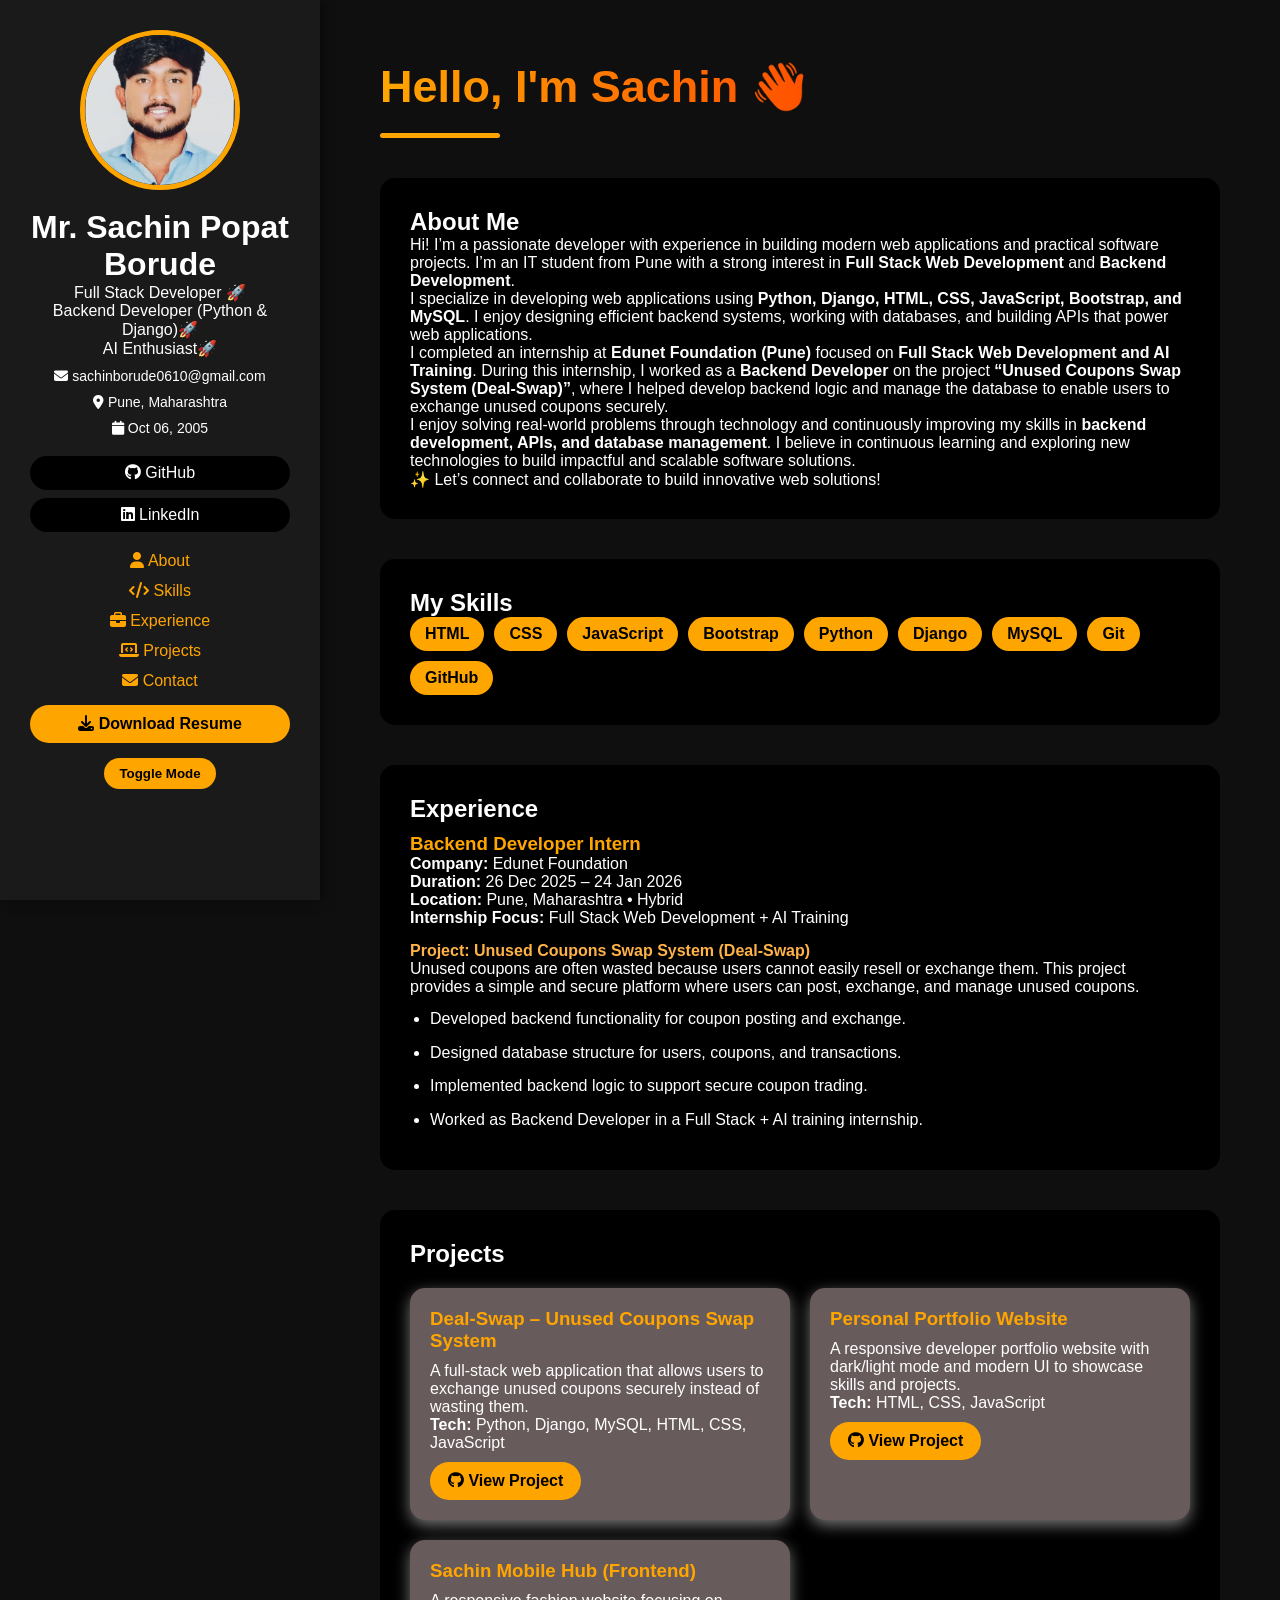
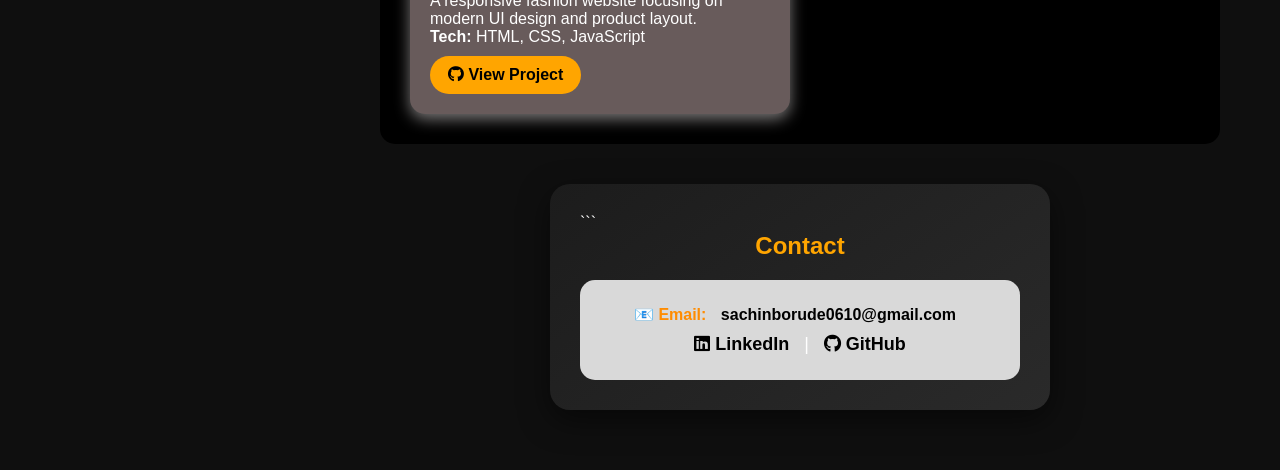
<file: index.html>
<!DOCTYPE html>

<html lang="en">

<head>
    <meta charset="UTF-8">
    <meta name="viewport" content="width=device-width, initial-scale=1.0">
    <title>Sachin Borude | Backend Developer</title>

    <link rel="stylesheet" href="style.css">

    <!-- FIXED FontAwesome Link -->

    <link rel="stylesheet" href="https://cdnjs.cloudflare.com/ajax/libs/font-awesome/6.4.0/css/all.min.css">

</head>

<body>

    <div class="container">


        <!-- SIDEBAR -->
        <div class="sidebar">

            <img src="profile_photo.jpg" class="profile-img" alt="Sachin Borude">

            <div class="text-center my-4">
                <h1 class="fw-bold mb-3 text-gradient sexy-heading">
                    Mr. Sachin Popat Borude
                </h1>
            </div>

            <div class="badge-container mb-4">
                <span class="scrolling-badge">
                    Full Stack Developer 🚀 <br>
                    Backend Developer (Python & Django)🚀<br> AI Enthusiast🚀
                </span>
            </div>

            <!-- INFO -->
            <div class="info">

                <p>
                    <i class="fa fa-envelope"></i>
                    <a href="mailto:sachinborude0610@gmail.com">
                        sachinborude0610@gmail.com
                    </a>
                </p>

                <p>
                    <i class="fa fa-map-marker-alt"></i>
                    <a href="https://www.google.com/maps/place/Pune" target="_blank">
                        Pune, Maharashtra
                    </a>
                </p>

                <p>
                    <i class="fa fa-calendar"></i> Oct 06, 2005
                </p>

            </div>

            <!-- SOCIAL LINKS -->
            <div class="social-links">

                <a href="https://github.com/Xyzsachin08" target="_blank">
                    <i class="fab fa-github"></i> GitHub
                </a>

                <a href="https://www.linkedin.com/in/sachin-borude-4b4a9430b" target="_blank" class="social-btn">
                    <i class="fab fa-linkedin"></i> LinkedIn
                </a>

            </div>

            <!-- NAVIGATION -->
            <nav>

                <a href="#about">
                    <i class="fa fa-user"></i> About
                </a>

                <a href="#skills">
                    <i class="fa fa-code"></i> Skills
                </a>

                <!-- NEW EXPERIENCE MENU -->
                <a href="#experience">
                    <i class="fa fa-briefcase"></i> Experience
                </a>

                <a href="#projects">
                    <i class="fa fa-laptop-code"></i> Projects
                </a>

                <a href="#contact">
                    <i class="fa fa-envelope"></i> Contact
                </a>

            </nav>

            <!-- RESUME BUTTON -->
            <a href="SACHIN_BORUDE(FS).pdf" download class="resume-btn">
                <i class="fa fa-download"></i> Download Resume
            </a>

            <button class="toggle-btn" onclick="toggleMode()">
                Toggle Mode
            </button>

        </div>


        <!-- CONTENT -->
        <div class="content">

            <h1 class="main-title">Hello, I'm Sachin 👋</h1>
            <div class="title-bar"></div>


            <!-- ABOUT -->
            <!-- ABOUT -->
            <div id="about" class="card">

                <h2>About Me</h2>

                <p>
                    Hi! I’m a passionate developer with experience in building modern web applications and practical
                    software projects. I’m an IT student from Pune with a strong interest in <b>Full Stack Web
                        Development</b> and <b>Backend Development</b>.
                </p>

                <p>
                    I specialize in developing web applications using <b>Python, Django, HTML, CSS, JavaScript,
                        Bootstrap, and MySQL</b>. I enjoy designing efficient backend systems, working with databases,
                    and building APIs that power web applications.
                </p>

                <p>
                    I completed an internship at <b>Edunet Foundation (Pune)</b> focused on <b>Full Stack Web
                        Development and AI Training</b>. During this internship, I worked as a <b>Backend Developer</b>
                    on the project <b>“Unused Coupons Swap System (Deal-Swap)”</b>, where I helped develop backend logic
                    and manage the database to enable users to exchange unused coupons securely.
                </p>

                <p>
                    I enjoy solving real-world problems through technology and continuously improving my skills in
                    <b>backend development, APIs, and database management</b>. I believe in continuous learning and
                    exploring new technologies to build impactful and scalable software solutions.
                </p>

                <p>
                    ✨ Let’s connect and collaborate to build innovative web solutions!
                </p>

            </div>


            <!-- SKILLS -->
            <div id="skills" class="card">

                <h2>My Skills</h2>

                <div class="skills-grid">

                    <span>HTML</span>
                    <span>CSS</span>
                    <span>JavaScript</span>
                    <span>Bootstrap</span>
                    <span>Python</span>
                    <span>Django</span>
                    <span>MySQL</span>
                    <span>Git</span>
                    <span>GitHub</span>

                </div>

            </div>


            <!-- EXPERIENCE -->
            <div id="experience" class="card">

                <h2>Experience</h2>

                <h3>Backend Developer Intern</h3>

                <p><strong>Company:</strong> Edunet Foundation</p>
                <p><strong>Duration:</strong> 26 Dec 2025 – 24 Jan 2026</p>
                <p><strong>Location:</strong> Pune, Maharashtra • Hybrid</p>
                <p><strong>Internship Focus:</strong> Full Stack Web Development + AI Training</p>

                <h4>Project: Unused Coupons Swap System (Deal-Swap)</h4>

                <p>
                    Unused coupons are often wasted because users cannot easily resell or exchange them.
                    This project provides a simple and secure platform where users can post, exchange,
                    and manage unused coupons.
                </p>

                <ul>

                    <li>Developed backend functionality for coupon posting and exchange.</li>

                    <li>Designed database structure for users, coupons, and transactions.</li>

                    <li>Implemented backend logic to support secure coupon trading.</li>

                    <li>Worked as Backend Developer in a Full Stack + AI training internship.</li>

                </ul>

            </div>



            <!-- PROJECTS -->
            <div id="projects" class="card project">

                <h2>Projects</h2>

                <div class="projects-grid">

                    <!-- Project 1 -->
                    <div class="project-card">
                        <h3>Deal-Swap – Unused Coupons Swap System</h3>

                        <p>
                            A full-stack web application that allows users to exchange unused coupons securely instead
                            of wasting them.
                        </p>

                        <p><b>Tech:</b> Python, Django, MySQL, HTML, CSS, JavaScript</p>

                        <a href="https://github.com/Xyzsachin08/Coupons_Reuse_Platform_Project" target="_blank"
                            class="project-btn">
                            <i class="fab fa-github"></i> View Project
                        </a>

                    </div>


                    <!-- Project 2 -->
                    <div class="project-card">
                        <h3>Personal Portfolio Website</h3>

                        <p>
                            A responsive developer portfolio website with dark/light mode and modern UI to showcase
                            skills and projects.
                        </p>

                        <p><b>Tech:</b> HTML, CSS, JavaScript</p>

                        <a href="https://github.com/Xyzsachin08/My-Portfolio" target="_blank" class="project-btn">
                            <i class="fab fa-github"></i> View Project
                        </a>

                    </div>


                    <!-- Project 3 -->
                    <div class="project-card">
                        <h3>Sachin Mobile Hub (Frontend)</h3>

                        <p>
                            A responsive fashion website focusing on modern UI design and product layout.
                        </p>

                        <p><b>Tech:</b> HTML, CSS, JavaScript</p>

                        <a href="https://github.com/Xyzsachin08/Mobile_Hub" target="_blank" class="project-btn">
                            <i class="fab fa-github"></i> View Project
                        </a>

                    </div>





                </div>

            </div>


            <!-- CONTACT -->
            <div id="contact" class="card contact-card">
                ```

                <h2>Contact</h2>

                <div class="contact-box">

                    <p>
                        📧 <span class="email-label">Email:</span>
                        <a href="mailto:sachinborude0610@gmail.com">
                            sachinborude0610@gmail.com
                        </a>
                    </p>

                    <div class="contact-links">

                        <a href="https://www.linkedin.com/in/sachin-borude-4b4a9430b" target="_blank"
                            class="social-btn">
                            <i class="fab fa-linkedin"></i> LinkedIn
                        </a>

                        <span>|</span>

                        <a href="https://github.com/Xyzsachin08" target="_blank">
                            <i class="fab fa-github"></i> GitHub
                        </a>

                    </div>

                </div>

            </div>


        </div>

    </div>

    <script src="script.js"></script>

</body>

</html>
</file>
<file: style.css>
*{
margin:0;
padding:0;
box-sizing:border-box;
font-family:'Segoe UI', sans-serif;
scroll-behavior:smooth;
}

body{
background:#0f0f0f;
color:white;
transition:0.4s;
}

.container{
display:flex;
}

/* SIDEBAR */
.sidebar{
width:25%;
background:#1a1a1a;
min-height:100vh;
padding:30px;
text-align:center;
position:fixed;
box-shadow:2px 0 10px rgba(0,0,0,0.5);
}

.profile-img{
width:160px;
height:160px;
border-radius:50%;
border:5px solid orange;
object-fit:cover;
margin-bottom:15px;
transition:0.4s;
}

.profile-img:hover{
transform:scale(1.08);
}

/* INFO */
.info p{
margin:10px 0;
font-size:14px;
}

.info a{
color:white;
text-decoration:none;
}

.info a:hover{
color:orange;
}

/* SOCIAL LINKS */
.social-links{
margin:20px 0;
}

.social-links a{
display:block;
margin:8px 0;
color:white;
text-decoration:none;
background:#000;
padding:8px;
border-radius:20px;
transition:0.3s;
}

.social-links a:hover{
background:orange;
color:black;
}

/* NAVIGATION */
nav a{
display:block;
margin:12px 0;
color:orange;
text-decoration:none;
font-weight:500;
transition:0.3s;
}

nav a:hover{
color:white;
transform:translateX(6px);
}

nav a.active{
color:white;
font-weight:bold;
}

/* BUTTONS */
.toggle-btn{
margin-top:15px;
padding:8px 15px;
border:none;
border-radius:20px;
background:orange;
cursor:pointer;
font-weight:bold;
transition:0.3s;
}

.toggle-btn:hover{
background:red;
}

/* RESUME BUTTON */
.resume-btn{
display:block;
margin-top:15px;
padding:10px;
background:orange;
color:black;
text-decoration:none;
border-radius:20px;
font-weight:bold;
transition:0.3s;
}

.resume-btn:hover{
background:red;
color:white;
}

/* CONTENT */
.content{
margin-left:25%;
width:75%;
padding:60px;
}

.main-title{
font-size:45px;
background:linear-gradient(to right, orange, red);
-webkit-background-clip:text;
-webkit-text-fill-color:transparent;
animation:fadeIn 1s ease-in;
}

.title-bar{
height:5px;
width:120px;
background:orange;
margin:20px 0 40px 0;
border-radius:5px;
}

/* CARD */
.card{
background:#000;
padding:30px;
border-radius:15px;
margin-bottom:40px;
animation:slideUp 1s ease-in;
transition:0.4s;
}

.card:hover{
transform:translateY(-10px);
box-shadow:0 10px 25px rgba(255,140,0,0.35);
}

/* SKILLS */
.skills-grid{
display:flex;
flex-wrap:wrap;
gap:10px;
}

.skills-grid span{
background:orange;
padding:8px 15px;
border-radius:20px;
color:black;
font-weight:bold;
transition:0.3s;
}

.skills-grid span:hover{
background:red;
color:white;
transform:scale(1.1);
}

/* PROJECT BUTTON */
.project-btn{
display:inline-block;
margin-top:10px;
padding:10px 18px;
background:orange;
color:black;
text-decoration:none;
border-radius:20px;
font-weight:bold;
transition:0.3s;
}

.project-btn:hover{
background:red;
color:white;
}

/* EXPERIENCE SECTION */
#experience h3{
margin-top:10px;
color:orange;
}

#experience h4{
margin-top:15px;
color:#ffb347;
}

#experience ul{
margin-top:10px;
padding-left:20px;
}

#experience li{
margin-bottom:8px;
line-height:1.6;
}

/* CONTACT */
.contact-card{
max-width:500px;
margin:auto;
background:linear-gradient(145deg,#1c1c1c,#2a2a2a);
padding:30px;
border-radius:20px;
box-shadow:0 10px 30px rgba(0,0,0,0.5);
}

.contact-card h2{
text-align:center;
margin-bottom:20px;
color:orange;
}

.contact-box{
margin-top:20px;
padding:25px;
border-radius:15px;
background:#d9d9d9;
text-align:center;
}

.contact-box a{
text-decoration:none;
font-weight:bold;
color:black;
margin:0 10px;
transition:0.3s;
}

.contact-box a:hover{
color:orange;
}

.contact-links{
margin-top:10px;
font-size:18px;
}

.email-label{
color:#ff8c00;
font-weight:bold;
}

/* LIGHT MODE */
.light-mode{
background:white;
color:black;
}

.light-mode .sidebar{
background:#f1cece;
}

.light-mode .card{
background:#8780a7;
}

.light-mode .skills-grid span{
color:rgb(242, 246, 242);
}

/* ANIMATIONS */
@keyframes fadeIn{
from{opacity:0}
to{opacity:1}
}

@keyframes slideUp{
from{transform:translateY(40px);opacity:0}
to{transform:translateY(0);opacity:1}
}

/* RESPONSIVE */
@media(max-width:900px){

.container{
flex-direction:column;
}

.sidebar{
position:relative;
width:100%;
}

.content{
margin-left:0;
width:100%;
padding:30px;
}

}

.projects-grid{
display:grid;
grid-template-columns:repeat(auto-fit,minmax(250px,1fr));
gap:20px;
margin-top:20px;
}

.project-card{
background:#685b5b;
padding:20px;
border-radius:15px;
transition:0.3s;
box-shadow:0 5px 15px rgba(239, 236, 236, 0.5);
}

.project-card:hover{
transform:translateY(-8px);
box-shadow:0 10px 25px rgba(255,140,0,0.35);
}

.project-card h3{
color:orange;
margin-bottom:10px;
}
</file>
